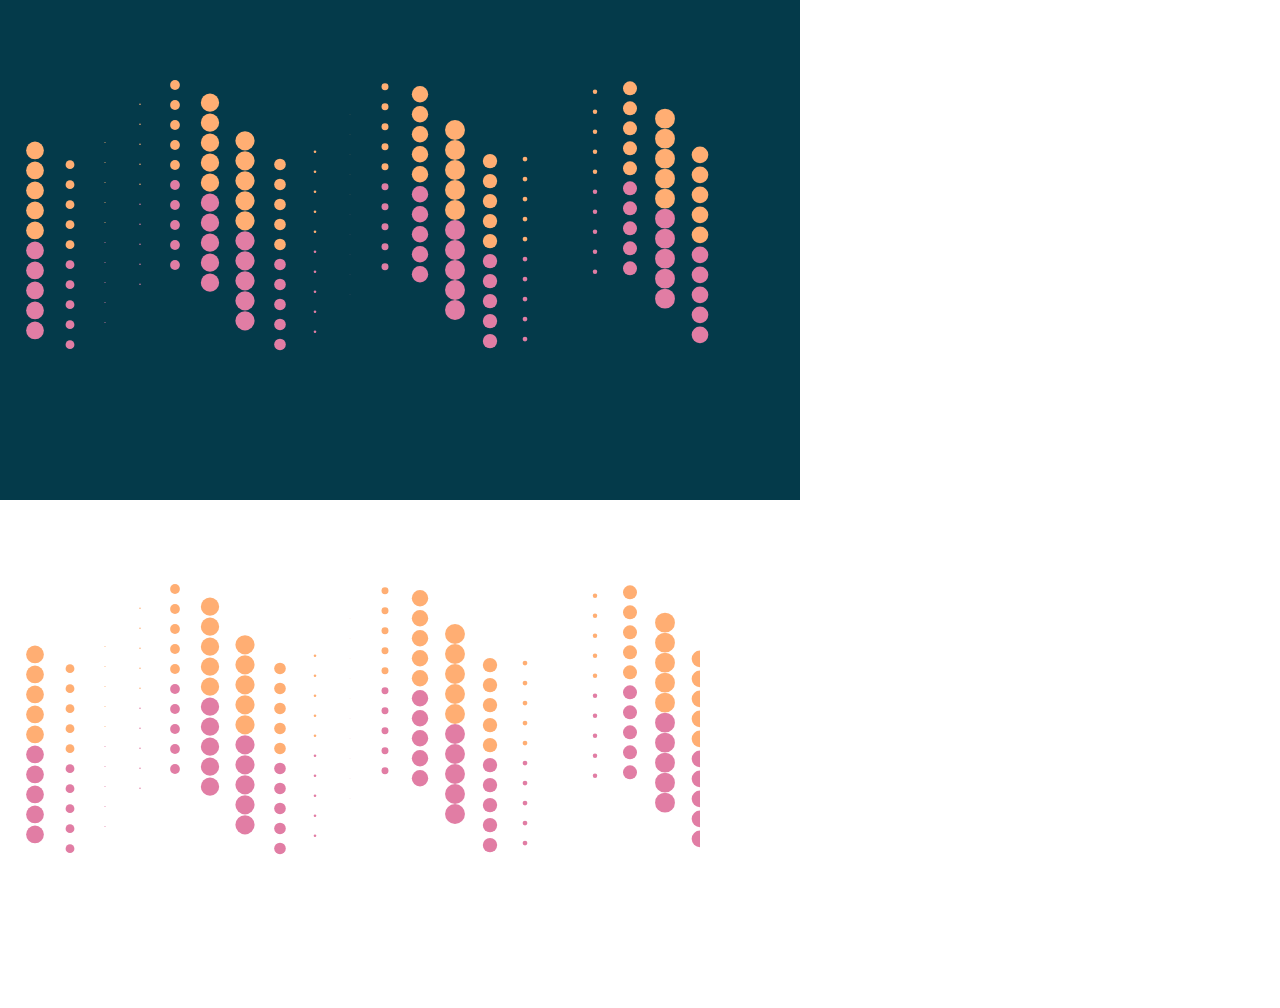
<file: index.html>
<!DOCTYPE html>
<html>
<head>
	<link rel="stylesheet" type="text/css" href="css/reset.css">
	<link rel="stylesheet" type="text/css" href="css/style.css">
	<title>Helix Animation</title>
</head>
<body>
	<canvas id="canvas"></canvas>
	<canvas id = "canvas2"></canvas>
	<script type="text/javascript" src="js/helix.js"></script>
</body>
</html>
</file>
<file: css/style.css>
#canvas{
	background: #043a4a;
	width: 800px;
	height: 500px;
}
</file>
